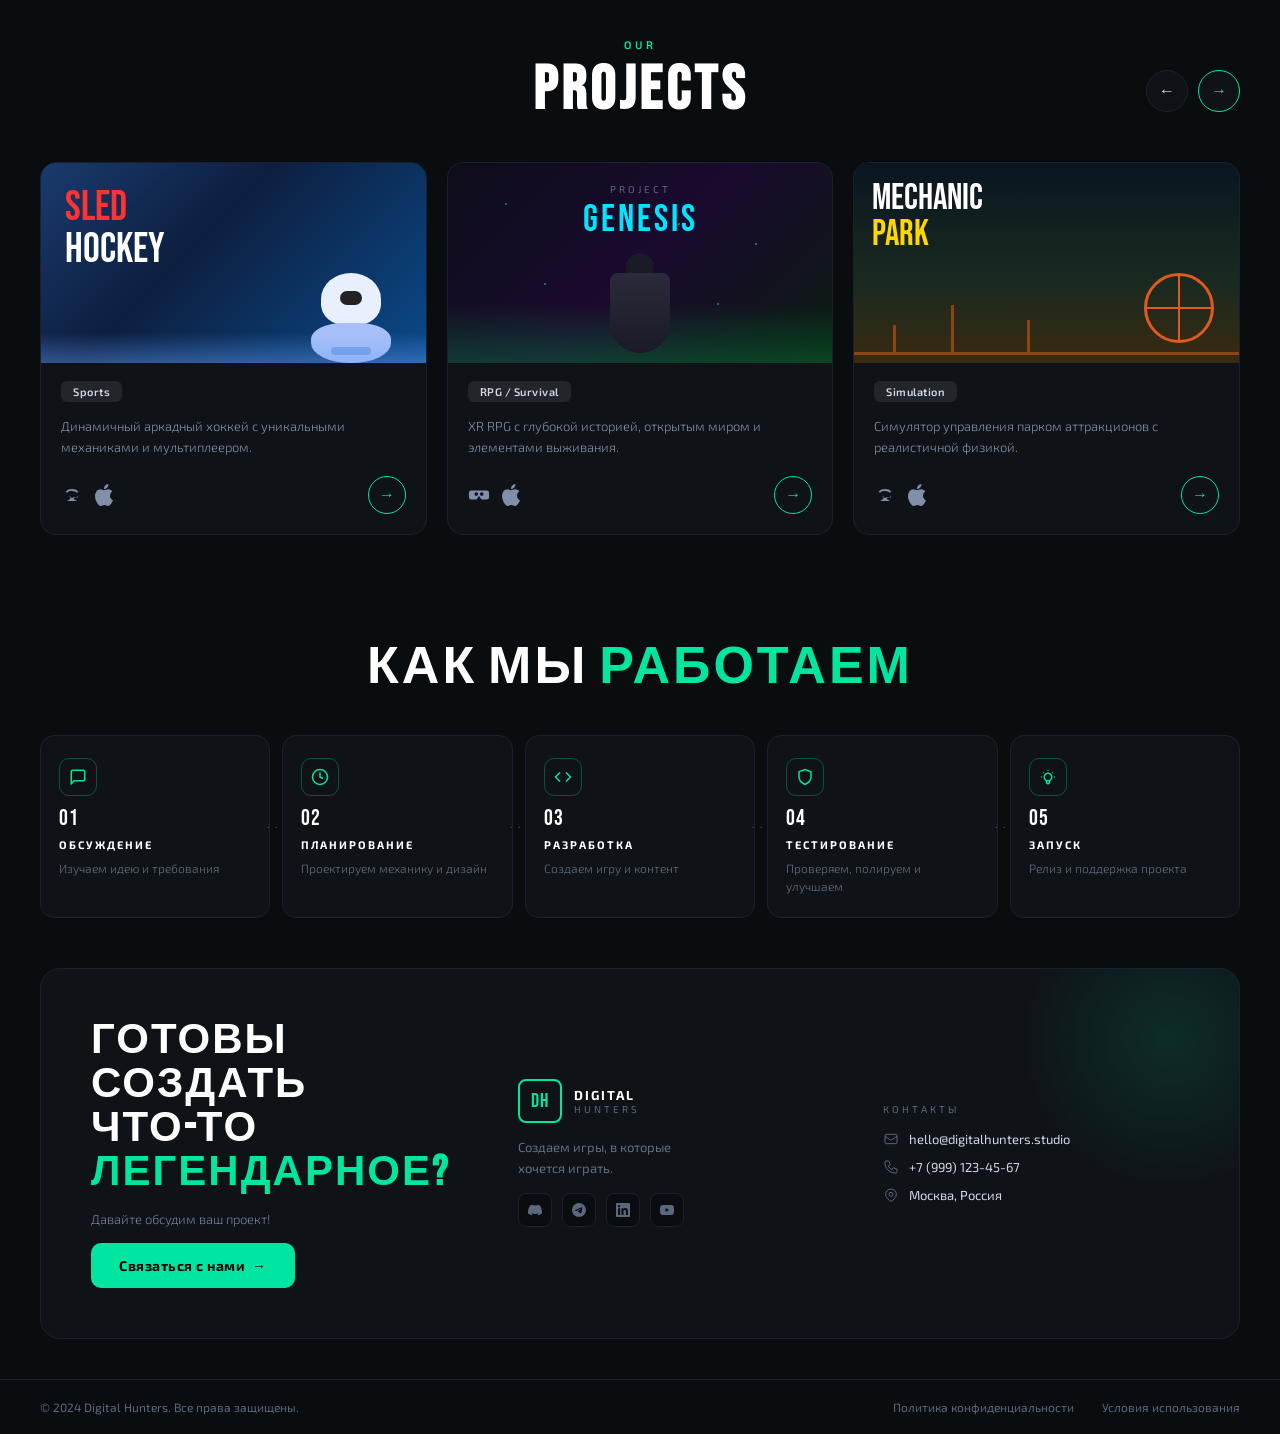
<file: Day 5 A4 project h/index.html>
<!DOCTYPE html>
<html lang="ru">
<head>
  <meta charset="UTF-8">
  <meta name="viewport" content="width=device-width, initial-scale=1.0">
  <title>Digital Hunters — Game Studio</title>
  <link rel="stylesheet" href="style.css">
</head>
<body>

  <!-- ═══════════════════════════════════
       PROJECTS SECTION
  ════════════════════════════════════ -->
  <section class="projects-section">

    <div class="section-header">
      <span class="section-label">OUR</span>
      <h2 class="section-title">PROJECTS</h2>
      <div class="nav-arrows">
        <button class="arrow-btn" type="button">&#8592;</button>
        <button class="arrow-btn active" type="button">&#8594;</button>
      </div>
    </div>

    <div class="cards-grid">

      <!-- ── Card 1: Sled Hockey ── -->
      <div class="game-card">
        <div class="card-thumb">
          <div class="thumb-hockey">
            <div class="hockey-title">
              <span class="sled">SLED</span><br>
              <span class="hockey">HOCKEY</span>
            </div>
            <div class="robot-body">
              <div class="robot-head"></div>
              <div class="robot-torso"></div>
            </div>
            <div class="ice-surface"></div>
          </div>
        </div>
        <div class="card-body">
          <span class="genre-tag">Sports</span>
          <p class="card-desc">Динамичный аркадный хоккей с уникальными механиками и мультиплеером.</p>
          <div class="card-footer">
            <div class="platform-icons">
              <!-- Android -->
              <svg class="platform-icon" viewBox="0 0 24 24" xmlns="http://www.w3.org/2000/svg">
                <path d="M17.523 15.341l1.21-2.096a.25.25 0 00-.432-.252l-1.224 2.12a7.638 7.638 0 01-3.077-.625
                         7.638 7.638 0 01-3.077.625L9.699 13.01a.25.25 0 00-.432.252l1.21 2.096
                         A7.602 7.602 0 016.5 18.5h11a7.6 7.6 0 01-3.977-3.16z
                         M9.5 17a.5.5 0 110-1 .5.5 0 010 1zm5 0a.5.5 0 110-1 .5.5 0 010 1z
                         M12 7.5c2.14 0 4.077.774 5.573 2.05L19 8.1A9.96 9.96 0 0012 5.5
                         a9.96 9.96 0 00-7 2.6l1.427 1.45A7.973 7.973 0 0112 7.5z"/>
              </svg>
              <!-- Apple -->
              <svg class="platform-icon" viewBox="0 0 24 24" xmlns="http://www.w3.org/2000/svg">
                <path d="M12.152 6.896c-.948 0-2.415-1.078-3.96-1.04-2.04.027-3.91 1.183-4.961 3.014
                         -2.117 3.675-.546 9.103 1.519 12.09 1.013 1.454 2.208 3.09 3.792 3.039
                         1.52-.065 2.09-.987 3.935-.987 1.831 0 2.35.987 3.96.948
                         1.637-.026 2.676-1.48 3.676-2.948 1.156-1.688 1.636-3.325 1.662-3.415
                         -.039-.013-3.182-1.221-3.22-4.857-.026-3.04 2.48-4.494 2.597-4.559
                         -1.429-2.09-3.623-2.324-4.39-2.376-2-.156-3.675 1.09-4.61 1.09z
                         M15.53 3.83c.843-1.012 1.4-2.427 1.245-3.83-1.207.052-2.662.805-3.532 1.818
                         -.78.896-1.454 2.338-1.273 3.714 1.338.104 2.715-.688 3.559-1.701z"/>
              </svg>
            </div>
            <button class="go-btn">&#8594;</button>
          </div>
        </div>
      </div>

      <!-- ── Card 2: Project Genesis ── -->
      <div class="game-card">
        <div class="card-thumb">
          <div class="thumb-genesis">
            <div class="genesis-particles">
              <div class="particle"></div>
              <div class="particle"></div>
              <div class="particle"></div>
              <div class="particle"></div>
              <div class="particle"></div>
            </div>
            <div class="genesis-title">
              <span class="project-label">PROJECT</span>
              <span class="main-name">GENESIS</span>
            </div>
            <div class="figure-silhouette">
              <div class="figure-head"></div>
              <div class="figure-cloak"></div>
            </div>
            <div class="genesis-glow"></div>
          </div>
        </div>
        <div class="card-body">
          <span class="genre-tag">RPG / Survival</span>
          <p class="card-desc">XR RPG с глубокой историей, открытым миром и элементами выживания.</p>
          <div class="card-footer">
            <div class="platform-icons">
              <!-- VR headset -->
              <svg class="platform-icon" viewBox="0 0 24 24" fill="currentColor">
                <path d="M20.5 7H3.5A2.5 2.5 0 001 9.5v5A2.5 2.5 0 003.5 17h4.62a2 2 0 001.7-.95
                         L12 13.09l2.18 2.96a2 2 0 001.7.95H20.5A2.5 2.5 0 0023 14.5v-5
                         A2.5 2.5 0 0020.5 7zM9 13a2 2 0 110-4 2 2 0 010 4zm6 0a2 2 0 110-4 2 2 0 010 4z"/>
              </svg>
              <!-- Apple -->
              <svg class="platform-icon" viewBox="0 0 24 24" fill="currentColor">
                <path d="M12.152 6.896c-.948 0-2.415-1.078-3.96-1.04-2.04.027-3.91 1.183-4.961 3.014
                         -2.117 3.675-.546 9.103 1.519 12.09 1.013 1.454 2.208 3.09 3.792 3.039
                         1.52-.065 2.09-.987 3.935-.987 1.831 0 2.35.987 3.96.948
                         1.637-.026 2.676-1.48 3.676-2.948 1.156-1.688 1.636-3.325 1.662-3.415
                         -.039-.013-3.182-1.221-3.22-4.857-.026-3.04 2.48-4.494 2.597-4.559
                         -1.429-2.09-3.623-2.324-4.39-2.376-2-.156-3.675 1.09-4.61 1.09z
                         M15.53 3.83c.843-1.012 1.4-2.427 1.245-3.83-1.207.052-2.662.805-3.532 1.818
                         -.78.896-1.454 2.338-1.273 3.714 1.338.104 2.715-.688 3.559-1.701z"/>
              </svg>
            </div>
            <button class="go-btn">&#8594;</button>
          </div>
        </div>
      </div>

      <!-- ── Card 3: Mechanic Park ── -->
      <div class="game-card">
        <div class="card-thumb">
          <div class="thumb-park">
            <div class="park-sky"></div>
            <div class="park-title">
              <span class="mechanic">MECHANIC</span><br>
              <span class="park-word">PARK</span>
            </div>
            <div class="ferris-wheel"></div>
            <div class="roller-coaster">
              <div class="coaster-track"></div>
              <div class="coaster-support"></div>
              <div class="coaster-support"></div>
              <div class="coaster-support"></div>
              <div class="coaster-support"></div>
            </div>
          </div>
        </div>
        <div class="card-body">
          <span class="genre-tag">Simulation</span>
          <p class="card-desc">Симулятор управления парком аттракционов с реалистичной физикой.</p>
          <div class="card-footer">
            <div class="platform-icons">
              <!-- Android -->
              <svg class="platform-icon" viewBox="0 0 24 24" fill="currentColor">
                <path d="M17.523 15.341l1.21-2.096a.25.25 0 00-.432-.252l-1.224 2.12
                         a7.638 7.638 0 01-3.077-.625 7.638 7.638 0 01-3.077.625
                         L9.699 13.01a.25.25 0 00-.432.252l1.21 2.096
                         A7.602 7.602 0 016.5 18.5h11a7.6 7.6 0 01-3.977-3.16z
                         M9.5 17a.5.5 0 110-1 .5.5 0 010 1zm5 0a.5.5 0 110-1 .5.5 0 010 1z
                         M12 7.5c2.14 0 4.077.774 5.573 2.05L19 8.1A9.96 9.96 0 0012 5.5
                         a9.96 9.96 0 00-7 2.6l1.427 1.45A7.973 7.973 0 0112 7.5z"/>
              </svg>
              <!-- Apple -->
              <svg class="platform-icon" viewBox="0 0 24 24" fill="currentColor">
                <path d="M12.152 6.896c-.948 0-2.415-1.078-3.96-1.04-2.04.027-3.91 1.183-4.961 3.014
                         -2.117 3.675-.546 9.103 1.519 12.09 1.013 1.454 2.208 3.09 3.792 3.039
                         1.52-.065 2.09-.987 3.935-.987 1.831 0 2.35.987 3.96.948
                         1.637-.026 2.676-1.48 3.676-2.948 1.156-1.688 1.636-3.325 1.662-3.415
                         -.039-.013-3.182-1.221-3.22-4.857-.026-3.04 2.48-4.494 2.597-4.559
                         -1.429-2.09-3.623-2.324-4.39-2.376-2-.156-3.675 1.09-4.61 1.09z
                         M15.53 3.83c.843-1.012 1.4-2.427 1.245-3.83-1.207.052-2.662.805-3.532 1.818
                         -.78.896-1.454 2.338-1.273 3.714 1.338.104 2.715-.688 3.559-1.701z"/>
              </svg>
            </div>
            <button class="go-btn">&#8594;</button>
          </div>
        </div>
      </div>

    </div>
  </section>

  <!-- ═══════════════════════════════════
       HOW WE WORK SECTION
  ════════════════════════════════════ -->
  <section class="process-section">

    <h2 class="process-title">КАК МЫ <span>РАБОТАЕМ</span></h2>

    <div class="steps-row">

      <!-- Step 01 -->
      <div class="step-card">
        <div class="step-icon-wrap">
          <svg width="18" height="18" viewBox="0 0 24 24" fill="none" stroke="currentColor" stroke-width="2">
            <path d="M21 15a2 2 0 01-2 2H7l-4 4V5a2 2 0 012-2h14a2 2 0 012 2z"/>
          </svg>
        </div>
        <div class="step-num">01</div>
        <div class="step-name">ОБСУЖДЕНИЕ</div>
        <div class="step-desc">Изучаем идею и требования</div>
      </div>

      <!-- Step 02 -->
      <div class="step-card">
        <div class="step-icon-wrap">
          <svg width="18" height="18" viewBox="0 0 24 24" fill="none" stroke="currentColor" stroke-width="2">
            <circle cx="12" cy="12" r="10"/>
            <polyline points="12 6 12 12 16 14"/>
          </svg>
        </div>
        <div class="step-num">02</div>
        <div class="step-name">ПЛАНИРОВАНИЕ</div>
        <div class="step-desc">Проектируем механику и дизайн</div>
      </div>

      <!-- Step 03 -->
      <div class="step-card">
        <div class="step-icon-wrap">
          <svg width="18" height="18" viewBox="0 0 24 24" fill="none" stroke="currentColor" stroke-width="2">
            <polyline points="16 18 22 12 16 6"/>
            <polyline points="8 6 2 12 8 18"/>
          </svg>
        </div>
        <div class="step-num">03</div>
        <div class="step-name">РАЗРАБОТКА</div>
        <div class="step-desc">Создаем игру и контент</div>
      </div>

      <!-- Step 04 -->
      <div class="step-card">
        <div class="step-icon-wrap">
          <svg width="18" height="18" viewBox="0 0 24 24" fill="none" stroke="currentColor" stroke-width="2">
            <path d="M12 22s8-4 8-10V5l-8-3-8 3v7c0 6 8 10 8 10z"/>
          </svg>
        </div>
        <div class="step-num">04</div>
        <div class="step-name">ТЕСТИРОВАНИЕ</div>
        <div class="step-desc">Проверяем, полируем и улучшаем</div>
      </div>

      <!-- Step 05 -->
      <div class="step-card">
        <div class="step-icon-wrap">
          <svg width="18" height="18" viewBox="0 0 24 24" fill="none" stroke="currentColor" stroke-width="2">
            <path d="M9.663 17h4.673M12 3v1m6.364 1.636l-.707.707M21 12h-1M4 12H3
                     m3.343-5.657l-.707-.707m2.828 9.9a5 5 0 117.072 0l-.548.547
                     A3.374 3.374 0 0014 18.469V19a2 2 0 11-4 0v-.531
                     c0-.895-.356-1.754-.988-2.386l-.548-.547z"/>
          </svg>
        </div>
        <div class="step-num">05</div>
        <div class="step-name">ЗАПУСК</div>
        <div class="step-desc">Релиз и поддержка проекта</div>
      </div>

    </div>
  </section>

  <!-- ═══════════════════════════════════
       FOOTER CTA
  ════════════════════════════════════ -->
  <div class="footer-section">
    <div class="footer-glow"></div>

    <!-- CTA Column -->
    <div class="cta-col">
      <h2 class="cta-headline">ГОТОВЫ СОЗДАТЬ<br>ЧТО-ТО <span>ЛЕГЕНДАРНОЕ?</span></h2>
      <p class="cta-sub">Давайте обсудим ваш проект!</p>
      <button class="cta-btn">Связаться с нами &nbsp;&#8594;</button>
    </div>

    <!-- Brand Column -->
    <div class="brand-col">
      <div class="brand-logo">
        <div class="logo-mark">DH</div>
        <div class="logo-text">
          <div class="top">DIGITAL</div>
          <div class="bottom">HUNTERS</div>
        </div>
      </div>
      <p class="brand-tagline">Создаем игры, в которые<br>хочется играть.</p>
      <div class="social-icons">
        <!-- Discord -->
        <div class="social-icon">
          <svg width="14" height="14" viewBox="0 0 24 24" fill="currentColor">
            <path d="M20.317 4.37a19.791 19.791 0 00-4.885-1.515.074.074 0 00-.079.037
                     c-.21.375-.444.864-.608 1.25a18.27 18.27 0 00-5.487 0
                     12.64 12.64 0 00-.617-1.25.077.077 0 00-.079-.037
                     A19.736 19.736 0 003.677 4.37a.07.07 0 00-.032.027
                     C.533 9.046-.32 13.58.099 18.057a.082.082 0 00.031.057
                     19.9 19.9 0 005.993 3.03.078.078 0 00.084-.028
                     c.462-.63.874-1.295 1.226-1.994a.076.076 0 00-.041-.106
                     13.107 13.107 0 01-1.872-.892.077.077 0 01-.008-.128
                     10.2 10.2 0 00.372-.292.074.074 0 01.077-.01
                     c3.928 1.793 8.18 1.793 12.062 0a.074.074 0 01.078.01
                     c.12.098.246.198.373.292a.077.077 0 01-.006.127
                     12.299 12.299 0 01-1.873.892.077.077 0 00-.041.107
                     c.36.698.772 1.362 1.225 1.993a.076.076 0 00.084.028
                     19.839 19.839 0 006.002-3.03.077.077 0 00.032-.054
                     c.5-5.177-.838-9.674-3.549-13.66a.061.061 0 00-.031-.03z"/>
          </svg>
        </div>
        <!-- Telegram -->
        <div class="social-icon">
          <svg width="14" height="14" viewBox="0 0 24 24" fill="currentColor">
            <path d="M11.944 0A12 12 0 000 12a12 12 0 0012 12 12 12 0 0012-12A12 12 0 0012 0
                     a12 12 0 00-.056 0zm4.962 7.224c.1-.002.321.023.465.14
                     a.506.506 0 01.171.325c.016.093.036.306.02.472
                     -.18 1.898-.96 6.502-1.36 8.627-.168.9-.499 1.201-.82 1.23
                     -.696.065-1.225-.46-1.9-.902-1.056-.693-1.653-1.124-2.678-1.8
                     -1.185-.78-.417-1.21.258-1.91.177-.184 3.247-2.977 3.307-3.23
                     .007-.032.014-.15-.056-.212s-.174-.041-.249-.024
                     c-.106.024-1.793 1.14-5.061 3.345-.48.33-.913.49-1.302.48
                     -.428-.008-1.252-.241-1.865-.44-.752-.244-1.349-.374-1.297-.789
                     .027-.216.325-.437.893-.663 3.498-1.524 5.83-2.529 6.998-3.014
                     3.332-1.386 4.025-1.627 4.476-1.635z"/>
          </svg>
        </div>
        <!-- LinkedIn -->
        <div class="social-icon">
          <svg width="14" height="14" viewBox="0 0 24 24" fill="currentColor">
            <path d="M20.447 20.452h-3.554v-5.569c0-1.328-.027-3.037-1.852-3.037
                     -1.853 0-2.136 1.445-2.136 2.939v5.667H9.351V9h3.414v1.561h.046
                     c.477-.9 1.637-1.85 3.37-1.85 3.601 0 4.267 2.37 4.267 5.455v6.286z
                     M5.337 7.433a2.062 2.062 0 01-2.063-2.065 2.064 2.064 0 112.063 2.065z
                     m1.782 13.019H3.555V9h3.564v11.452z
                     M22.225 0H1.771C.792 0 0 .774 0 1.729v20.542C0 23.227.792 24 1.771 24
                     h20.451C23.2 24 24 23.227 24 22.271V1.729C24 .774 23.2 0 22.222 0h.003z"/>
          </svg>
        </div>
        <!-- YouTube -->
        <div class="social-icon">
          <svg width="14" height="14" viewBox="0 0 24 24" fill="currentColor">
            <path d="M23.498 6.186a3.016 3.016 0 00-2.122-2.136C19.505 3.545 12 3.545 12 3.545
                     s-7.505 0-9.377.505A3.017 3.017 0 00.502 6.186C0 8.07 0 12 0 12
                     s0 3.93.502 5.814a3.016 3.016 0 002.122 2.136
                     c1.871.505 9.376.505 9.376.505s7.505 0 9.377-.505
                     a3.015 3.015 0 002.122-2.136C24 15.93 24 12 24 12
                     s0-3.93-.502-5.814zM9.545 15.568V8.432L15.818 12l-6.273 3.568z"/>
          </svg>
        </div>
      </div>
    </div>

    <!-- Contact Column -->
    <div class="contact-col">
      <div class="contact-label">КОНТАКТЫ</div>
      <div class="contact-item">
        <svg class="contact-icon" viewBox="0 0 24 24" fill="none" stroke="currentColor" stroke-width="1.5">
          <path d="M3 8l7.89 5.26a2 2 0 002.22 0L21 8
                   M5 19h14a2 2 0 002-2V7a2 2 0 00-2-2H5a2 2 0 00-2 2v10a2 2 0 002 2z"/>
        </svg>
        hello@digitalhunters.studio
      </div>
      <div class="contact-item">
        <svg class="contact-icon" viewBox="0 0 24 24" fill="none" stroke="currentColor" stroke-width="1.5">
          <path d="M3 5a2 2 0 012-2h3.28a1 1 0 01.948.684l1.498 4.493
                   a1 1 0 01-.502 1.21l-2.257 1.13a11.042 11.042 0 005.516 5.516
                   l1.13-2.257a1 1 0 011.21-.502l4.493 1.498
                   a1 1 0 01.684.949V19a2 2 0 01-2 2h-1
                   C9.716 21 3 14.284 3 6V5z"/>
        </svg>
        +7 (999) 123-45-67
      </div>
      <div class="contact-item">
        <svg class="contact-icon" viewBox="0 0 24 24" fill="none" stroke="currentColor" stroke-width="1.5">
          <path d="M17.657 16.657L13.414 20.9a1.998 1.998 0 01-2.827 0
                   l-4.244-4.243a8 8 0 1111.314 0z"/>
          <path d="M15 11a3 3 0 11-6 0 3 3 0 016 0z"/>
        </svg>
        Москва, Россия
      </div>
    </div>

  </div>

  <!-- ═══════════════════════════════════
       BOTTOM BAR
  ════════════════════════════════════ -->
  <div class="bottom-bar">
    <span class="copyright">© 2024 Digital Hunters. Все права защищены.</span>
    <div class="footer-links">
      <a class="footer-link">Политика конфиденциальности</a>
      <a class="footer-link">Условия использования</a>
    </div>
  </div>

</body>
</html>
</file>
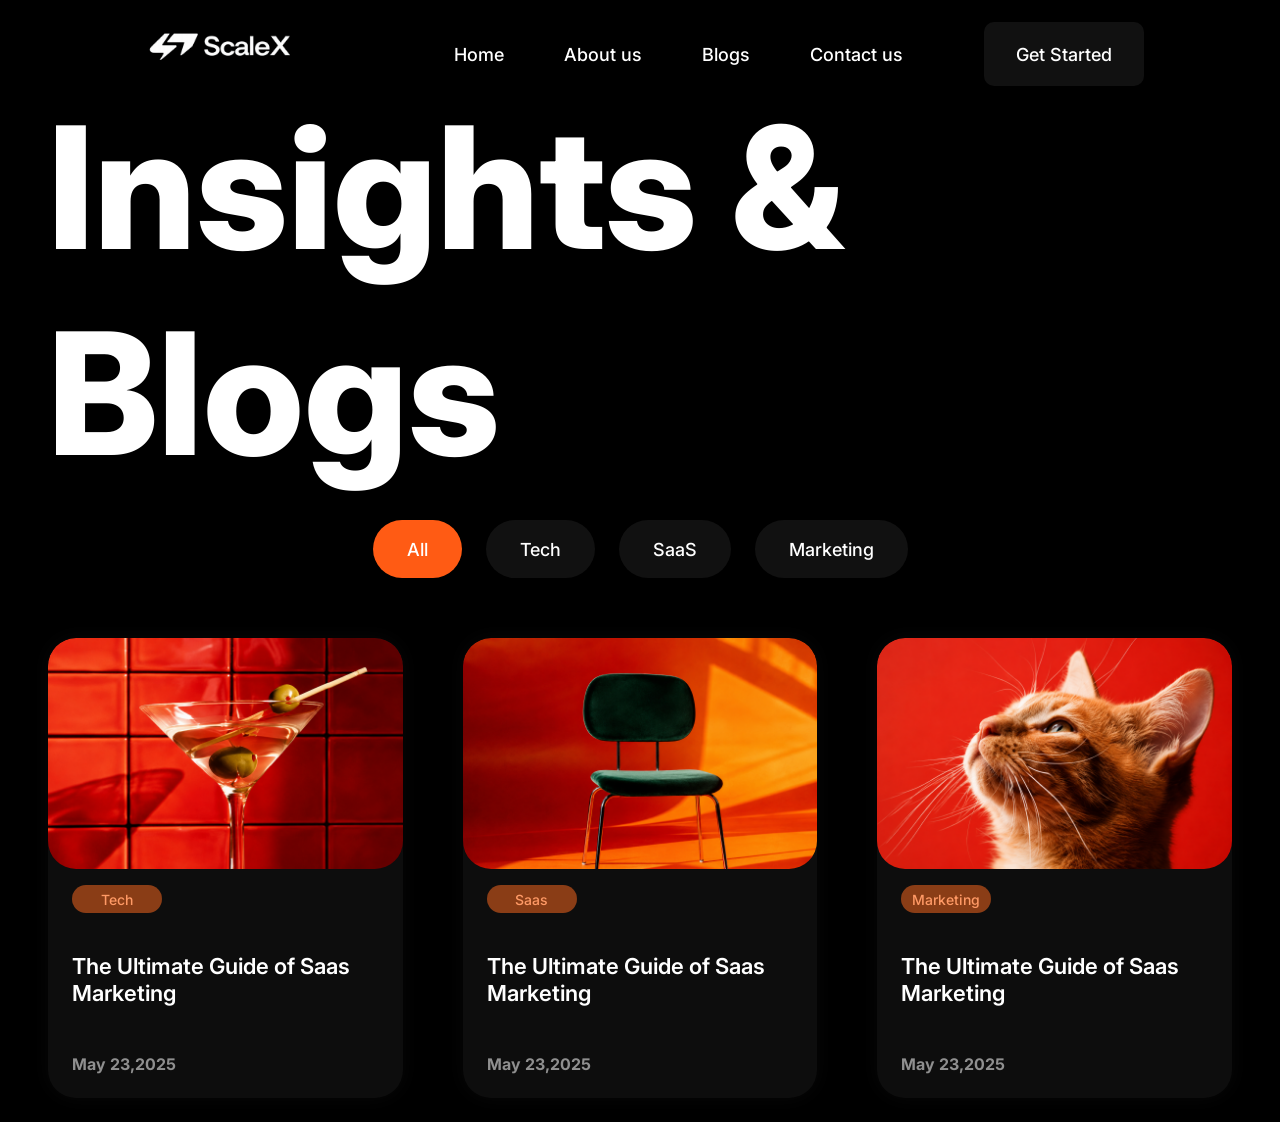
<file: Day 5 project 1 e/index.html>
<!DOCTYPE html>
<html lang="en">
<head>
  <meta charset="UTF-8">
  <meta name="viewport" content="width=device-width, initial-scale=1.0">
  <title>Document</title>

  <!-- Google Fonts -->
  <link rel="preconnect" href="https://fonts.googleapis.com">
  <link rel="preconnect" href="https://fonts.gstatic.com" crossorigin>
  <link href="https://fonts.googleapis.com/css2?family=Inter:ital,opsz,wght@0,14..32,100..900;1,14..32,100..900&display=swap" rel="stylesheet">

  <!-- Stylesheet -->
  <link rel="stylesheet" href="style.css">
</head>

<body>
  <main>
    <!-- Navigation Bar -->
    <nav>
      <div class="logo">
        <div id="logo-icon">
          <img src=".\ChatGPT Image May 9, 2026, 02_13_51 PM.png" alt="">
        </div>
      </div>

      <ul class="nav-feature-list">
        <li><a href="#">Home</a></li>
        <li><a href="#">About us</a></li>
        <li><a href="#">Blogs</a></li>
        <li><a href="#">Contact us</a></li>
      </ul>

      <button id="get-started-btn" type="button">Get Started</button>
    </nav>

    <!-- Section 1: Header with Filter Buttons -->
    <section class="section-1">
      <h1 id="main-heading">Insights & Blogs</h1>

      <div class="section-1-btn">
        <button id="section-1-btn-1" type="button">All</button>
        <button id="section-1-btn-2" type="button">Tech</button>
        <button id="section-1-btn-3" type="button">SaaS</button>
        <button id="section-1-btn-4" type="button">Marketing</button>
      </div>
    </section>

    <!-- Section 2: Blog Cards -->
    <div class="section-2">
      <!-- Card 1 -->
      <div class="cards">
        <div class="card-img">
          <img src="./ChatGPT Image May 9, 2026, 03_43_03 PM.png" alt="">
        </div>
        <button class="card-btn" type="button">Tech</button>
        <h2 class="card-heading">The Ultimate Guide of Saas Marketing</h2>
        <h4 class="card-date">May 23,2025</h4>
      </div>

      <!-- Card 2 -->
      <div class="cards">
        <div class="card-img">
          <img src="./ChatGPT Image May 9, 2026, 03_51_16 PM.png" alt="">
        </div>
        <button class="card-btn" type="button">Saas</button>
        <h2 class="card-heading">The Ultimate Guide of Saas Marketing</h2>
        <h4 class="card-date">May 23,2025</h4>
      </div>

      <!-- Card 3 -->
      <div class="cards">
        <div class="card-img">
          <img src="./ChatGPT Image May 9, 2026, 03_51_24 PM.png" alt="">
        </div>
        <button class="card-btn" type="button">Marketing</button>
        <h2 class="card-heading">The Ultimate Guide of Saas Marketing</h2>
        <h4 class="card-date">May 23,2025</h4>
      </div>
    </div>
  </main>
</body>

</html>
</file>
<file: Day 5 A4 project h/style.css>
@import url('https://fonts.googleapis.com/css2?family=Bebas+Neue&family=Exo+2:wght@300;400;600;700&display=swap');

:root {
  --bg: #0a0d10;
  --card-bg: #0f1318;
  --border: #1a2030;
  --accent: #00e5a0;
  --accent2: #00c8ff;
  --text: #d0d8e8;
  --muted: #5a6880;
  --white: #ffffff;
}

*, *::before, *::after {
  box-sizing: border-box;
  margin: 0;
  padding: 0;
}

body {
  background: var(--bg);
  color: var(--text);
  font-family: 'Exo 2', sans-serif;
  min-height: 100vh;
  overflow-x: hidden;
  width: 1280px;
  margin: 0 auto;
}

/* ══════════════════════════════════════
   PROJECTS SECTION
══════════════════════════════════════ */

.projects-section {
  padding: 60px 40px 50px;
  position: relative;
}

.section-header {
  position: relative;
  display: flex;
  justify-content: center;
  align-items: center;
  margin-bottom: 40px;
}

.section-label {
  position: absolute;
  top: -22px;
  left: 50%;
  transform: translateX(-50%);
  font-family: 'Exo 2', sans-serif;
  font-size: 11px;
  font-weight: 600;
  letter-spacing: 4px;
  color: var(--accent);
  text-transform: uppercase;
}

.section-title {
  font-family: 'Bebas Neue', sans-serif;
  font-size: 62px;
  letter-spacing: 4px;
  color: var(--white);
  line-height: 1;
}

.nav-arrows {
  position: absolute;
  right: 0;
  display: flex;
  gap: 10px;
}

.arrow-btn {
  width: 42px;
  height: 42px;
  border-radius: 50%;
  border: 1.5px solid var(--border);
  background: var(--card-bg);
  display: flex;
  align-items: center;
  justify-content: center;
  cursor: pointer;
  color: var(--text);
  font-size: 16px;
  transition: border-color 0.2s, color 0.2s;
}

.arrow-btn:hover {
  border-color: var(--accent);
  color: var(--accent);
}

.arrow-btn.active {
  border-color: var(--accent);
  color: var(--accent);
}

/* ══════════════════════════════════════
   GAME CARDS
══════════════════════════════════════ */

.cards-grid {
  display: flex;
  gap: 20px;
}

.game-card {
  flex: 1;
  background: var(--card-bg);
  border: 1px solid var(--border);
  border-radius: 16px;
  overflow: hidden;
  display: flex;
  flex-direction: column;
  transition: border-color 0.3s, transform 0.3s;
}

.game-card:hover {
  border-color: var(--accent);
  transform: translateY(-4px);
}

.card-thumb {
  position: relative;
  height: 200px;
  overflow: hidden;
}

/* ── Sled Hockey Thumbnail ── */
.thumb-hockey {
  background: linear-gradient(135deg, #1a3a6e 0%, #0d1f40 40%, #0a4a8a 100%);
  height: 100%;
  display: flex;
  align-items: center;
  justify-content: center;
  position: relative;
}

.hockey-title {
  font-family: 'Bebas Neue', sans-serif;
  font-size: 42px;
  line-height: 1;
  position: absolute;
  top: 24px;
  left: 24px;
  z-index: 2;
}

.hockey-title .sled { color: #ff3333; }
.hockey-title .hockey { color: #ffffff; }

.robot-body {
  width: 110px;
  height: 90px;
  position: absolute;
  bottom: 0;
  right: 20px;
}

.robot-head {
  width: 60px;
  height: 52px;
  background: #e8f0ff;
  border-radius: 50% 50% 40% 40%;
  position: absolute;
  top: 0;
  left: 50%;
  transform: translateX(-50%);
}

.robot-head::before {
  content: '';
  width: 22px;
  height: 14px;
  background: #222;
  border-radius: 8px;
  position: absolute;
  top: 18px;
  left: 50%;
  transform: translateX(-50%);
}

.robot-torso {
  width: 80px;
  height: 40px;
  background: #a8c0f8;
  border-radius: 40% 40% 50% 50%;
  position: absolute;
  bottom: 0;
  left: 50%;
  transform: translateX(-50%);
}

.robot-torso::after {
  content: '';
  width: 40px;
  height: 8px;
  background: #7aa0e8;
  border-radius: 4px;
  position: absolute;
  bottom: 8px;
  left: 50%;
  transform: translateX(-50%);
}

.ice-surface {
  position: absolute;
  bottom: 0;
  left: 0;
  right: 0;
  height: 30px;
  background: linear-gradient(to top, rgba(100, 160, 255, 0.4), transparent);
}

/* ── Genesis Thumbnail ── */
.thumb-genesis {
  background: linear-gradient(135deg, #0d0d1a 0%, #1a0a2e 50%, #0a1a10 100%);
  height: 100%;
  position: relative;
  display: flex;
  align-items: center;
  justify-content: center;
  overflow: hidden;
}

.genesis-title {
  position: absolute;
  top: 20px;
  left: 50%;
  transform: translateX(-50%);
  text-align: center;
  z-index: 2;
  white-space: nowrap;
}

.genesis-title .project-label {
  display: block;
  font-size: 10px;
  letter-spacing: 3px;
  color: var(--muted);
  text-transform: uppercase;
  margin-bottom: 2px;
}

.genesis-title .main-name {
  font-family: 'Bebas Neue', sans-serif;
  font-size: 38px;
  letter-spacing: 3px;
  color: #00e5ff;
}

.figure-silhouette {
  width: 70px;
  height: 100px;
  position: absolute;
  bottom: 10px;
  left: 50%;
  transform: translateX(-50%);
  z-index: 2;
}

.figure-cloak {
  width: 60px;
  height: 80px;
  background: linear-gradient(180deg, #2a2a3a 0%, #1a1a28 100%);
  border-radius: 8px 8px 30px 30px;
  position: absolute;
  bottom: 0;
  left: 50%;
  transform: translateX(-50%);
}

.figure-head {
  width: 28px;
  height: 28px;
  background: #1a1a28;
  border-radius: 50%;
  position: absolute;
  top: 0;
  left: 50%;
  transform: translateX(-50%);
}

.genesis-glow {
  position: absolute;
  bottom: 0;
  left: 0;
  right: 0;
  height: 60px;
  background: linear-gradient(to top, rgba(0, 200, 80, 0.25), transparent);
}

.genesis-particles {
  position: absolute;
  inset: 0;
}

.particle {
  position: absolute;
  width: 2px;
  height: 2px;
  background: #00ff88;
  border-radius: 50%;
  opacity: 0.6;
  animation: float 3s ease-in-out infinite;
}

.particle:nth-child(1) { top: 20%; left: 15%; animation-delay: 0s; }
.particle:nth-child(2) { top: 40%; left: 80%; animation-delay: 0.5s; }
.particle:nth-child(3) { top: 60%; left: 25%; animation-delay: 1s; }
.particle:nth-child(4) { top: 30%; left: 60%; animation-delay: 1.5s; }
.particle:nth-child(5) { top: 70%; left: 70%; animation-delay: 2s; }

@keyframes float {
  0%, 100% { transform: translateY(0);   opacity: 0.6; }
  50%       { transform: translateY(-8px); opacity: 1;   }
}

/* ── Mechanic Park Thumbnail ── */
.thumb-park {
  background: linear-gradient(135deg, #0a1a10 0%, #1a2a10 40%, #2a1a00 100%);
  height: 100%;
  position: relative;
  overflow: hidden;
}

.park-sky {
  position: absolute;
  inset: 0;
  background: linear-gradient(to bottom, #0a1520 0%, #1a2a20 60%, #3a2a10 100%);
}

.park-title {
  position: absolute;
  top: 18px;
  left: 18px;
  font-family: 'Bebas Neue', sans-serif;
  font-size: 36px;
  line-height: 1;
  z-index: 3;
}

.park-title .mechanic { color: #ffffff; }
.park-title .park-word { color: #ffd700; }

.ferris-wheel {
  position: absolute;
  bottom: 20px;
  right: 25px;
  width: 70px;
  height: 70px;
  border: 3px solid #e05a20;
  border-radius: 50%;
  z-index: 2;
  animation: spin 12s linear infinite;
}

.ferris-wheel::before {
  content: '';
  position: absolute;
  top: 50%;
  left: 0;
  right: 0;
  height: 2px;
  background: #e05a20;
  transform: translateY(-50%);
}

.ferris-wheel::after {
  content: '';
  position: absolute;
  left: 50%;
  top: 0;
  bottom: 0;
  width: 2px;
  background: #e05a20;
  transform: translateX(-50%);
}

@keyframes spin {
  from { transform: rotate(0deg); }
  to   { transform: rotate(360deg); }
}

.roller-coaster {
  position: absolute;
  bottom: 0;
  left: 0;
  right: 0;
  height: 50px;
  z-index: 2;
}

.coaster-track {
  position: absolute;
  bottom: 8px;
  left: 0;
  right: 0;
  height: 3px;
  background: #8b4513;
}

.coaster-support {
  position: absolute;
  bottom: 8px;
  width: 3px;
  background: #8b4513;
}

.coaster-support:nth-child(2) { height: 30px; left: 10%; }
.coaster-support:nth-child(3) { height: 50px; left: 25%; }
.coaster-support:nth-child(4) { height: 35px; left: 45%; }

/* ── Card Body ── */
.card-body {
  padding: 18px 20px 20px;
  display: flex;
  flex-direction: column;
  flex: 1;
}

.genre-tag {
  display: inline-flex;
  align-items: center;
  padding: 4px 12px;
  border-radius: 6px;
  background: rgba(255, 255, 255, 0.08);
  font-size: 11px;
  font-weight: 600;
  letter-spacing: 0.5px;
  color: var(--text);
  margin-bottom: 14px;
  width: fit-content;
}

.card-desc {
  font-size: 13px;
  font-weight: 300;
  line-height: 1.6;
  color: #8090a8;
  flex: 1;
  margin-bottom: 18px;
}

.card-footer {
  display: flex;
  align-items: center;
  justify-content: space-between;
}

.platform-icons {
  display: flex;
  gap: 10px;
  align-items: center;
}

.platform-icon {
  width: 22px;
  height: 22px;
  fill: #8090a8;
}

.go-btn {
  width: 38px;
  height: 38px;
  border-radius: 50%;
  border: 1.5px solid var(--accent);
  background: transparent;
  display: flex;
  align-items: center;
  justify-content: center;
  cursor: pointer;
  color: var(--accent);
  font-size: 16px;
  transition: background 0.2s;
}

.go-btn:hover {
  background: var(--accent);
  color: #000;
}

/* ══════════════════════════════════════
   HOW WE WORK SECTION
══════════════════════════════════════ */

.process-section {
  padding: 50px 40px;
}

.process-title {
  text-align: center;
  font-family: 'Bebas Neue', sans-serif;
  font-size: 52px;
  letter-spacing: 3px;
  color: var(--white);
  margin-bottom: 36px;
}

.process-title span {
  color: var(--accent);
}

.steps-row {
  display: flex;
  gap: 12px;
  align-items: stretch;
}

.step-card {
  flex: 1;
  background: var(--card-bg);
  border: 1px solid var(--border);
  border-radius: 14px;
  padding: 22px 18px;
  position: relative;
  display: flex;
  flex-direction: column;
  gap: 8px;
}

.step-card::after {
  content: '· · ·';
  position: absolute;
  right: -18px;
  top: 50%;
  transform: translateY(-50%);
  color: var(--muted);
  font-size: 10px;
  letter-spacing: 2px;
}

.step-card:last-child::after {
  display: none;
}

.step-icon-wrap {
  width: 38px;
  height: 38px;
  border: 1.5px solid rgba(0, 229, 160, 0.3);
  border-radius: 10px;
  display: flex;
  align-items: center;
  justify-content: center;
  margin-bottom: 4px;
}

.step-icon-wrap svg {
  color: var(--accent);
}

.step-num {
  font-family: 'Bebas Neue', sans-serif;
  font-size: 22px;
  color: var(--white);
  letter-spacing: 1px;
  line-height: 1;
}

.step-name {
  font-size: 11px;
  font-weight: 700;
  letter-spacing: 2px;
  text-transform: uppercase;
  color: var(--white);
}

.step-desc {
  font-size: 12px;
  font-weight: 300;
  color: #607080;
  line-height: 1.5;
}

/* ══════════════════════════════════════
   FOOTER CTA
══════════════════════════════════════ */

.footer-section {
  margin: 0 40px 40px;
  background: var(--card-bg);
  border: 1px solid var(--border);
  border-radius: 20px;
  padding: 50px 50px;
  position: relative;
  overflow: hidden;
  display: flex;
  gap: 60px;
  align-items: center;
}

.footer-glow {
  position: absolute;
  right: -80px;
  top: -80px;
  width: 300px;
  height: 300px;
  background: radial-gradient(circle, rgba(0, 229, 160, 0.12) 0%, transparent 70%);
  pointer-events: none;
}

.cta-col {
  flex: 1.2;
  display: flex;
  flex-direction: column;
  gap: 16px;
  position: relative;
  z-index: 1;
}

.cta-headline {
  font-family: 'Bebas Neue', sans-serif;
  font-size: 42px;
  letter-spacing: 2px;
  line-height: 1.05;
  color: var(--white);
}

.cta-headline span {
  color: var(--accent);
}

.cta-sub {
  font-size: 13px;
  color: #7080a0;
  font-weight: 300;
}

.cta-btn {
  display: inline-flex;
  align-items: center;
  gap: 10px;
  padding: 14px 28px;
  background: var(--accent);
  color: #000;
  border: none;
  border-radius: 10px;
  font-family: 'Exo 2', sans-serif;
  font-size: 14px;
  font-weight: 700;
  cursor: pointer;
  width: fit-content;
  letter-spacing: 0.5px;
  transition: opacity 0.2s;
}

.cta-btn:hover {
  opacity: 0.85;
}

.brand-col {
  flex: 1;
  display: flex;
  flex-direction: column;
  gap: 14px;
  position: relative;
  z-index: 1;
}

.brand-logo {
  display: flex;
  align-items: center;
  gap: 12px;
}

.logo-mark {
  width: 44px;
  height: 44px;
  border: 2px solid var(--accent);
  border-radius: 8px;
  display: flex;
  align-items: center;
  justify-content: center;
  font-family: 'Bebas Neue', sans-serif;
  font-size: 20px;
  color: var(--accent);
  letter-spacing: 1px;
}

.logo-text .top {
  font-size: 13px;
  font-weight: 700;
  letter-spacing: 2px;
  color: var(--white);
}

.logo-text .bottom {
  font-size: 10px;
  letter-spacing: 3px;
  color: var(--muted);
  text-transform: uppercase;
}

.brand-tagline {
  font-size: 13px;
  color: #607080;
  line-height: 1.6;
}

.social-icons {
  display: flex;
  gap: 10px;
}

.social-icon {
  width: 34px;
  height: 34px;
  border-radius: 8px;
  border: 1px solid var(--border);
  background: var(--bg);
  display: flex;
  align-items: center;
  justify-content: center;
  color: var(--muted);
  font-size: 13px;
  cursor: pointer;
  transition: border-color 0.2s, color 0.2s;
}

.social-icon:hover {
  border-color: var(--accent);
  color: var(--accent);
}

.contact-col {
  flex: 1;
  display: flex;
  flex-direction: column;
  gap: 12px;
  position: relative;
  z-index: 1;
}

.contact-label {
  font-size: 10px;
  letter-spacing: 3px;
  text-transform: uppercase;
  color: var(--muted);
  margin-bottom: 4px;
}

.contact-item {
  display: flex;
  align-items: center;
  gap: 10px;
  font-size: 13px;
  color: var(--text);
}

.contact-icon {
  width: 16px;
  color: var(--muted);
  flex-shrink: 0;
}

/* ══════════════════════════════════════
   BOTTOM BAR
══════════════════════════════════════ */

.bottom-bar {
  padding: 20px 40px;
  border-top: 1px solid var(--border);
  display: flex;
  justify-content: space-between;
  align-items: center;
}

.copyright {
  font-size: 12px;
  color: var(--muted);
}

.footer-links {
  display: flex;
  gap: 28px;
}

.footer-link {
  font-size: 12px;
  color: var(--muted);
  text-decoration: none;
  cursor: pointer;
  transition: color 0.2s;
}

.footer-link:hover {
  color: var(--text);
}
</file>
<file: Day 5 project 1 e/style.css>
/* ============================================
   Global Styles
   ============================================ */
* {
    margin: 0;
    padding: 0;
    box-sizing: border-box;
    font-family: 'Inter', sans-serif;
}

/* ============================================
   HTML & Body Styles
   ============================================ */
html,
body {
    height: 100%;
    width: 100%;
    font-family: 'Inter', sans-serif;
}

/* ============================================
   Main Container
   ============================================ */
main {
    width: 100%;
    min-height: 100vh;
    background-color: black;
    padding: 24px 48px;
}

/* ============================================
   Navigation Bar
   ============================================ */
nav {
    display: flex;
    justify-content: space-between;
    align-items: center;
    height: 60px;
    gap: 60px;
    padding: 0 24px;
}
  
/* Logo Icon */
nav #logo-icon img {
    width: 300px;
    height: auto;
}

/* Navigation Feature List */
nav .nav-feature-list {
    display: flex;
    gap: 60px;
}

/* Navigation Links */
nav .nav-feature-list a {
    color: white;
    text-decoration: none;
    font-size: 18px;
    font-weight: 500;
    transition: color 0.25s ease, transform 0.25s ease;
}

nav .nav-feature-list a:hover {
    color: #ff5b14;
    transform: translateY(-2px);
}

/* Get Started Button */
nav #get-started-btn {
    width: 160px;
    height: 64px;
    background-color: #111111;
    border-radius: 10px;
    color: white;
    font-size: 18px;
    border: none;
    font-weight: 500;
    margin-right: 64px;
    align-self: center;
    transition: background-color 0.25s ease, transform 0.25s ease, box-shadow 0.25s ease;
}

nav #get-started-btn:hover {
    background-color: #1f1f1f;
    transform: translateY(-2px);
    box-shadow: 0 10px 25px rgba(255, 91, 20, 0.15);
}

/* ============================================
   Section 1 - Hero Section
   ============================================ */
.section-1 {
    display: flex;
    flex-direction: column;
    align-items: center;
    justify-content: center;
    gap: 24px;
}

/* Main Heading */
.section-1 #main-heading {
    font-size: 170px;
    font-weight: 800;
    color: #ffffff;
    font-family: Inter;
    animation: fadeInScale 1s ease-out both;
}

@keyframes fadeInScale {
    from {
        opacity: 0;
        transform: scale(0.86);
        -webkit-transform: scale(0.86);
        -moz-transform: scale(0.86);
        -ms-transform: scale(0.86);
        -o-transform: scale(0.86);
}
    to {
        opacity: 1;
        transform: scale(1);
    }
}

/* Section 1 Buttons Container */
.section-1 .section-1-btn {
    display: flex;
    gap: 24px;
}

/* Section 1 Buttons */
.section-1 .section-1-btn button {
    height: 58px;
    padding: 0 34px;
    border: none;
    border-radius: 30px;
    background-color: #111111;
    color: white;
    font-size: 18px;
    font-weight: 500;
    transition: background-color 0.25s ease, transform 0.25s ease, box-shadow 0.25s ease;
}

.section-1 .section-1-btn button:hover {
    background-color: #1f1f1f;
    transform: translateY(-3px);
    box-shadow: 0 12px 30px rgba(255,255,255,0.08);
}

/* Primary Button Style */
#section-1-btn-1 {
    background-color: #ff5b14;
    color: white;
}

#section-1-btn-1:hover {
    background-color: #ff6e30;
}

/* ============================================
   Section 2 - Cards Section
   ============================================ */
.section-2 {
    width: 100%;
    display: flex;
    margin-top: 60px;
    justify-content: center;
    gap: 60px;
}

/* Card Container */
.section-2 .cards {
    width: 360px;
    height: 460px;
    display: flex;
    background-color: #0d0d0d;
    border-radius: 28px;
    flex-direction: column;
    align-items: start;
    overflow: hidden;
    box-shadow: 0 0 20px rgba(255,255,255,0.03);
    transition: transform 0.3s ease, box-shadow 0.3s ease;
}

.section-2 .cards:hover {
    transform: translateY(-12px);
    box-shadow: 0 20px 40px rgba(255,255,255,0.08);
}

/* Card Image Container */
.section-2 .cards .card-img {
    width: 100%;
    overflow: hidden;
    height: 1000px;
    border-radius: 28px;
}

/* Card Image */
.card-img img {
    height: 100%;
    width: 100%;
    object-fit: cover;
    transition: transform 0.5s ease;
}

.section-2 .cards:hover .card-img img {
    transform: scale(1.05);
}

/* Card Button */
.section-2 .cards .card-btn {
    height: 120px;
    width: 90px;
    background-color: #8a3d16;
    border-radius: 20px;
    color: #ff9a66;
    font-size: 14px;
    border: none;
    font-weight: 500;
    margin: 16px 24px;
    transition: background-color 0.25s ease, transform 0.25s ease;
}

.section-2 .cards .card-btn:hover {
    background-color: #9b4f25;
    transform: translateY(-2px);
}

/* Card Heading */
.cards .card-heading {
    font-size: 22px;
    font-weight: 600;
    color: white;
    line-height: 1.2;
    padding: 24px;
}

/* Card Date */
.cards .card-date {
    font-size: 16px;
    color: #8f8f8f;
    padding: 24px;
}
</file>
